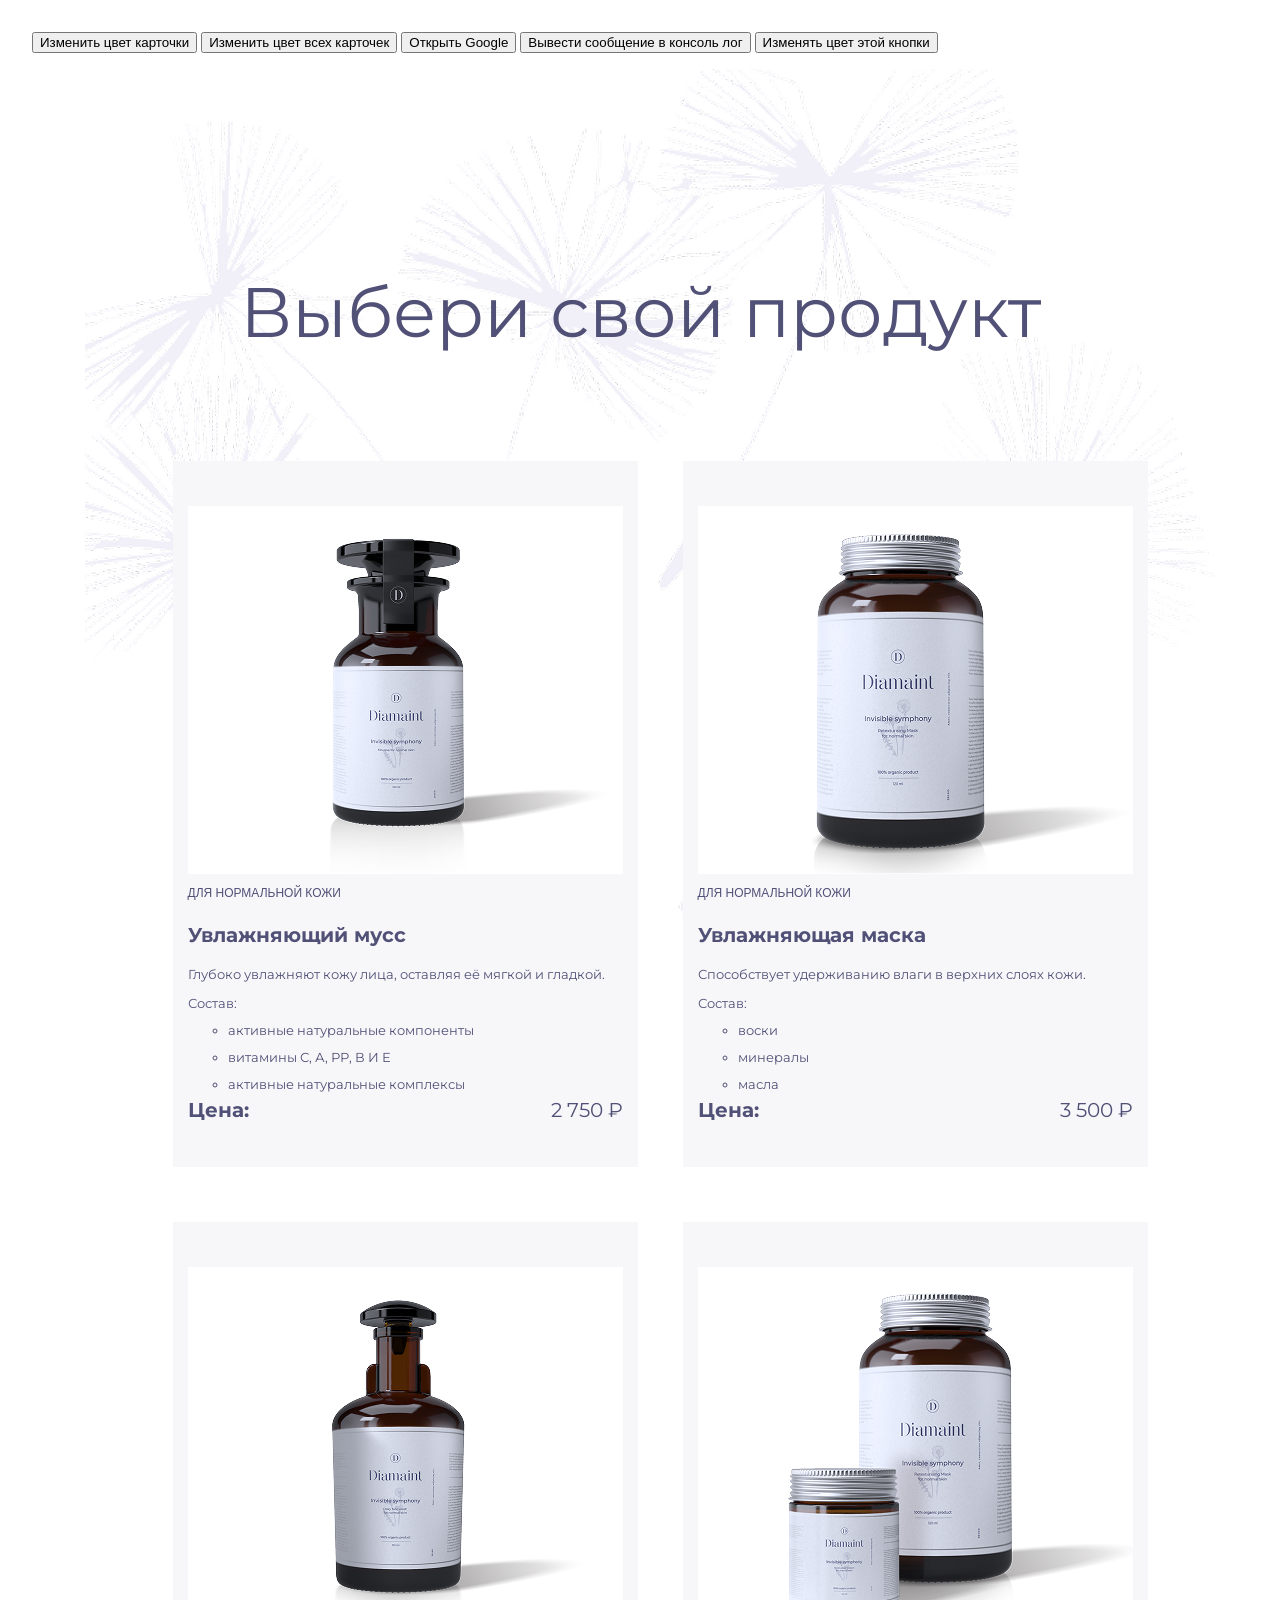
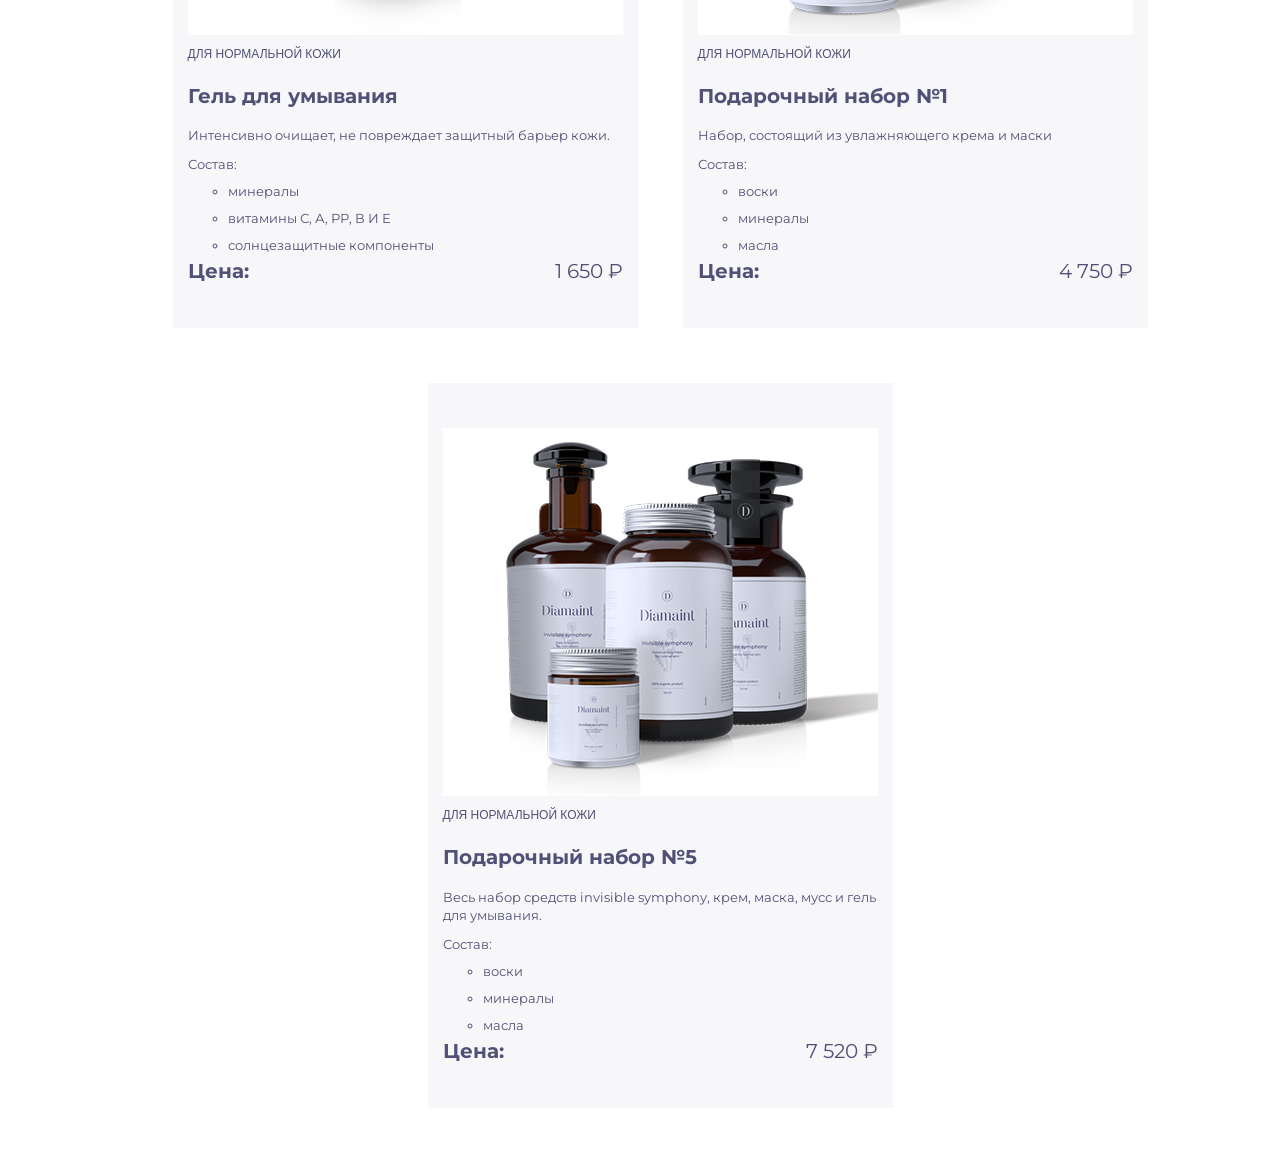
<file: index.html>
<!DOCTYPE html>
<html lang="en">
<head>
  <meta charset="UTF-8">
  <meta name="viewport" content="width=device-width, initial-scale=1.0">
  <title>Document</title>
  <link rel="stylesheet" href="style.css">
  <link rel="preconnect" href="https://fonts.googleapis.com">
  <link rel="preconnect" href="https://fonts.gstatic.com" crossorigin>
  <link href="https://fonts.googleapis.com/css2?family=Montserrat:ital,wght@0,100..900;1,100..900&display=swap" rel="stylesheet">
</head>
<body class="body">

  <button id="change-card-color-button">Изменить цвет карточки</button>
  <button id="change-all-cards-color-button">Изменить цвет всех карточек</button>
  <button id="open-google-button">Открыть Google</button>
  <button id="output-console-log">Вывести сообщение в консоль лог</button>
  <button id="change-this-button-color">Изменять цвет этой кнопки</button>
  <h1 class="title">Выбери свой продукт</h1>
  <img class="background-image" src="img/dandelions_background.jpg" alt="Одуванчики Dandelions"/>
  <ul class="product-name">
    <li class="product-card">
      <img  src="img/moisturizing_mousse.jpg" alt="Moisturizing mousse"/>
      <div class="product-card__category">ДЛЯ НОРМАЛЬНОЙ КОЖИ</div>
      <h2 class="product-card__name-product">Увлажняющий мусс</h2>
      <p class="product-card__description">Глубоко увлажняют кожу лица, оставляя её мягкой и гладкой.</p>
      <span class="compound">Состав:</span>
      <ul class="compound-text">
        <li>активные натуральные компоненты </li>
        <li>витамины С, А, РР, В И Е</li>
        <li>активные натуральные комплексы</li>
      </ul>
      <div class="product-card__price">Цена:
        <span class="product-card__price-value">2 750 &#8381;</span>
      </div>
    </li>

    <li class="product-card">
      <img  src="img/moisturizing_mask.jpg" alt="Moisturizing mask"/>
      <div class="product-card__category">ДЛЯ НОРМАЛЬНОЙ КОЖИ</div>
      <h2 class="product-card__name-product">Увлажняющая маска </h2>
      <p class="product-card__description">Способствует удерживанию влаги в верхних слоях кожи.</p>
      <span class="compound">Состав:</span>
      <ul class="compound-text">
        <li>воски</li>
        <li>минералы</li>
        <li>масла</li>
      </ul>
      <div class="product-card__price">Цена:
        <span class="product-card__price-value">3 500 &#8381;</span>
      </div>
    </li>

    <li class="product-card">
      <img src="img/gel.jpg" alt="Face wash gel"/>
      <div class="product-card__category">ДЛЯ НОРМАЛЬНОЙ КОЖИ</div>
      <h2 class="product-card__name-product">Гель для умывания</h2>
      <p class="product-card__description">Интенсивно очищает, не повреждает защитный барьер кожи.</p>
      <span class="compound">Состав:</span>
      <ul class="compound-text">
        <li>минералы</li>
        <li>витамины С, А, РР, В И Е</li>
        <li>солнцезащитные компоненты</li>
      </ul>
      <div class="product-card__price">Цена:
        <span class="product-card__price-value">1 650 &#8381;</span>
      </div>
    </li>
  
  <li class="product-card">
      <img src="img/gift_set_1.jpg" alt="Gift set 1"/>
      <div class="product-card__category">ДЛЯ НОРМАЛЬНОЙ КОЖИ</div>
      <h2 class="product-card__name-product">Подарочный набор №1</h2>
      <p class="product-card__description">Набор, состоящий из увлажняющего крема и маски</p>
      <span class="compound">Состав:</span>
      <ul class="compound-text">
        <li>воски</li>
        <li>минералы</li>
        <li>масла</li>
      </ul>
      <div class="product-card__price">Цена:
        <span class="product-card__price-value">4 750 &#8381;</span>
      </div>
    </li>

    <li class="product-card">
      <img src="img/gift_set_5.jpg" alt="Face wash gel"/>
      <div class="product-card__category">ДЛЯ НОРМАЛЬНОЙ КОЖИ</div>
      <h2 class="product-card__name-product">Подарочный набор №5</h2>
      <p class="product-card__description">Весь набор средств invisible symphony, крем, маска, мусс и гель для умывания.</p>
      <span class="compound">Состав:</span>
      <ul class="compound-text">
        <li>воски</li>
        <li>минералы</li>
        <li>масла</li>
      </ul>
      <div class="product-card__price">Цена:
        <span class="product-card__price-value">7 520 &#8381;</span>
      </div>
    </li>
  
  </ul>
  <script src="main.js"></script>
</body>
</html>
</file>
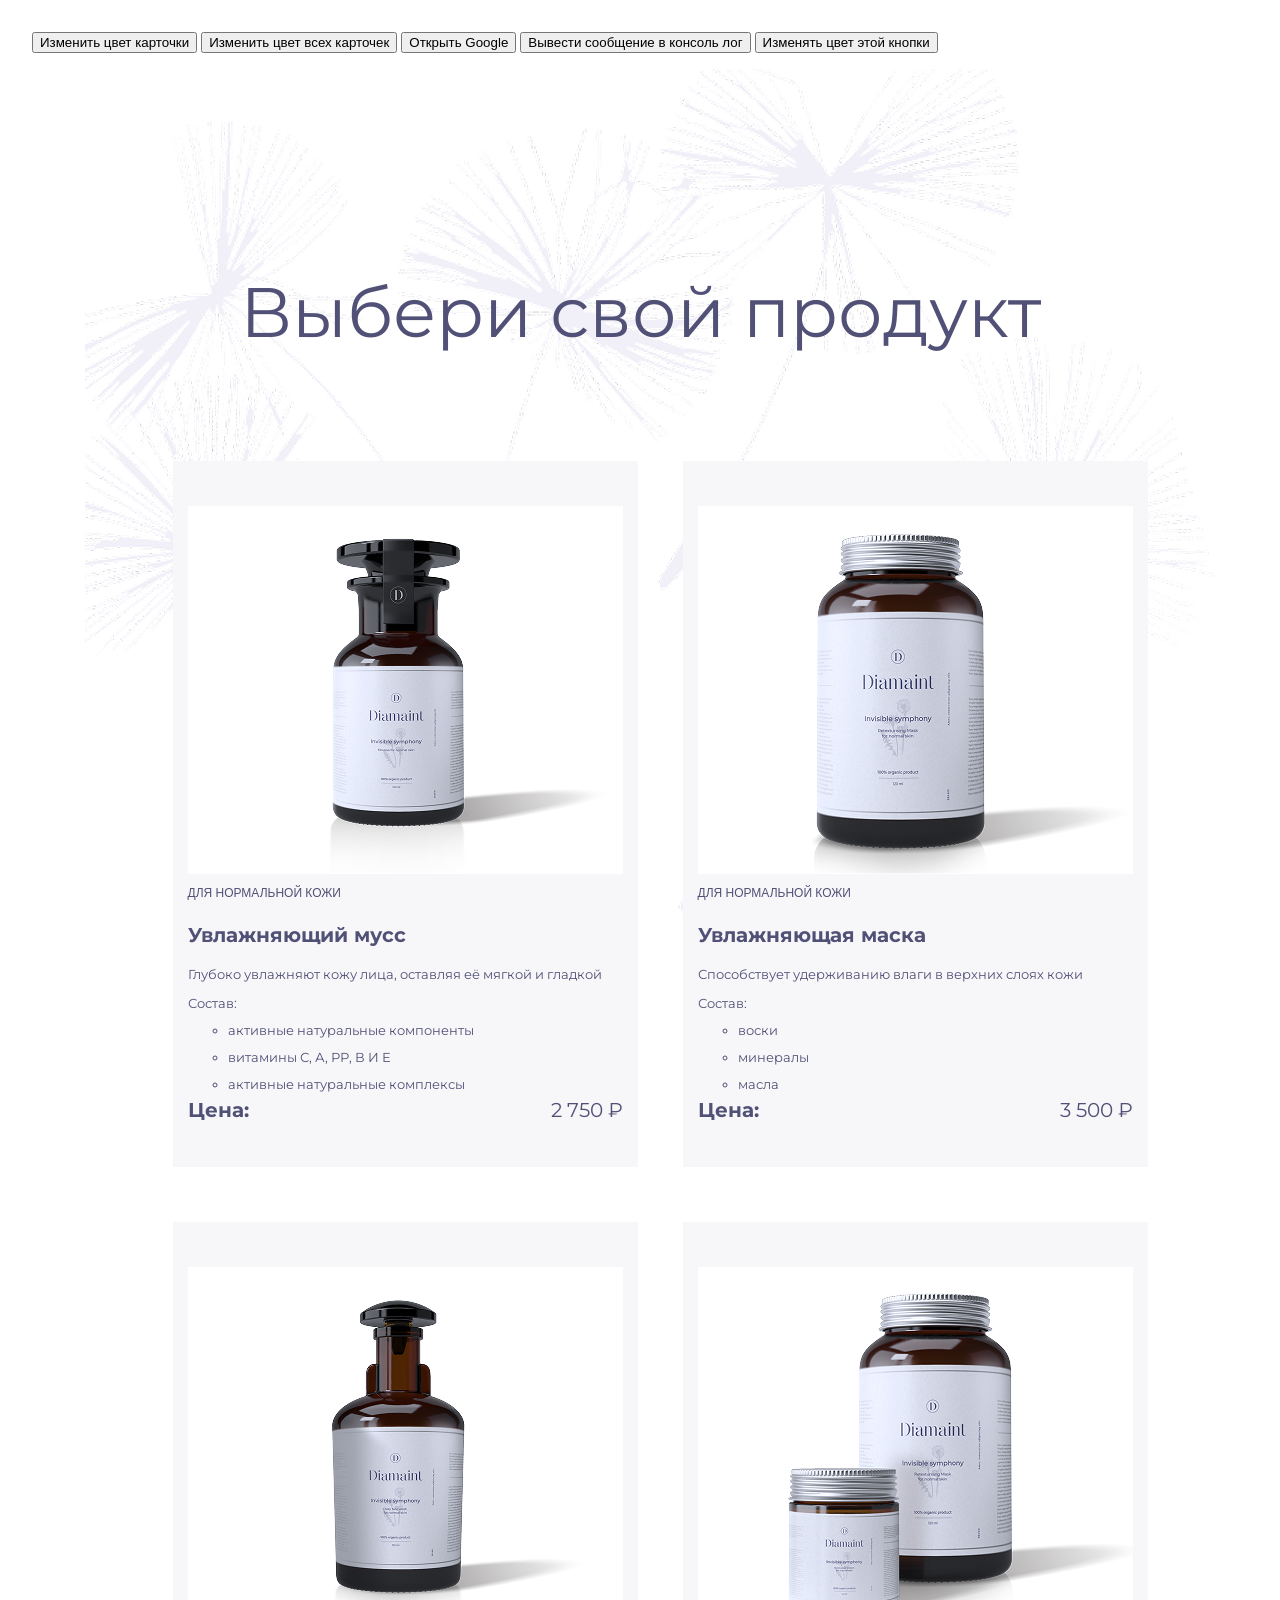
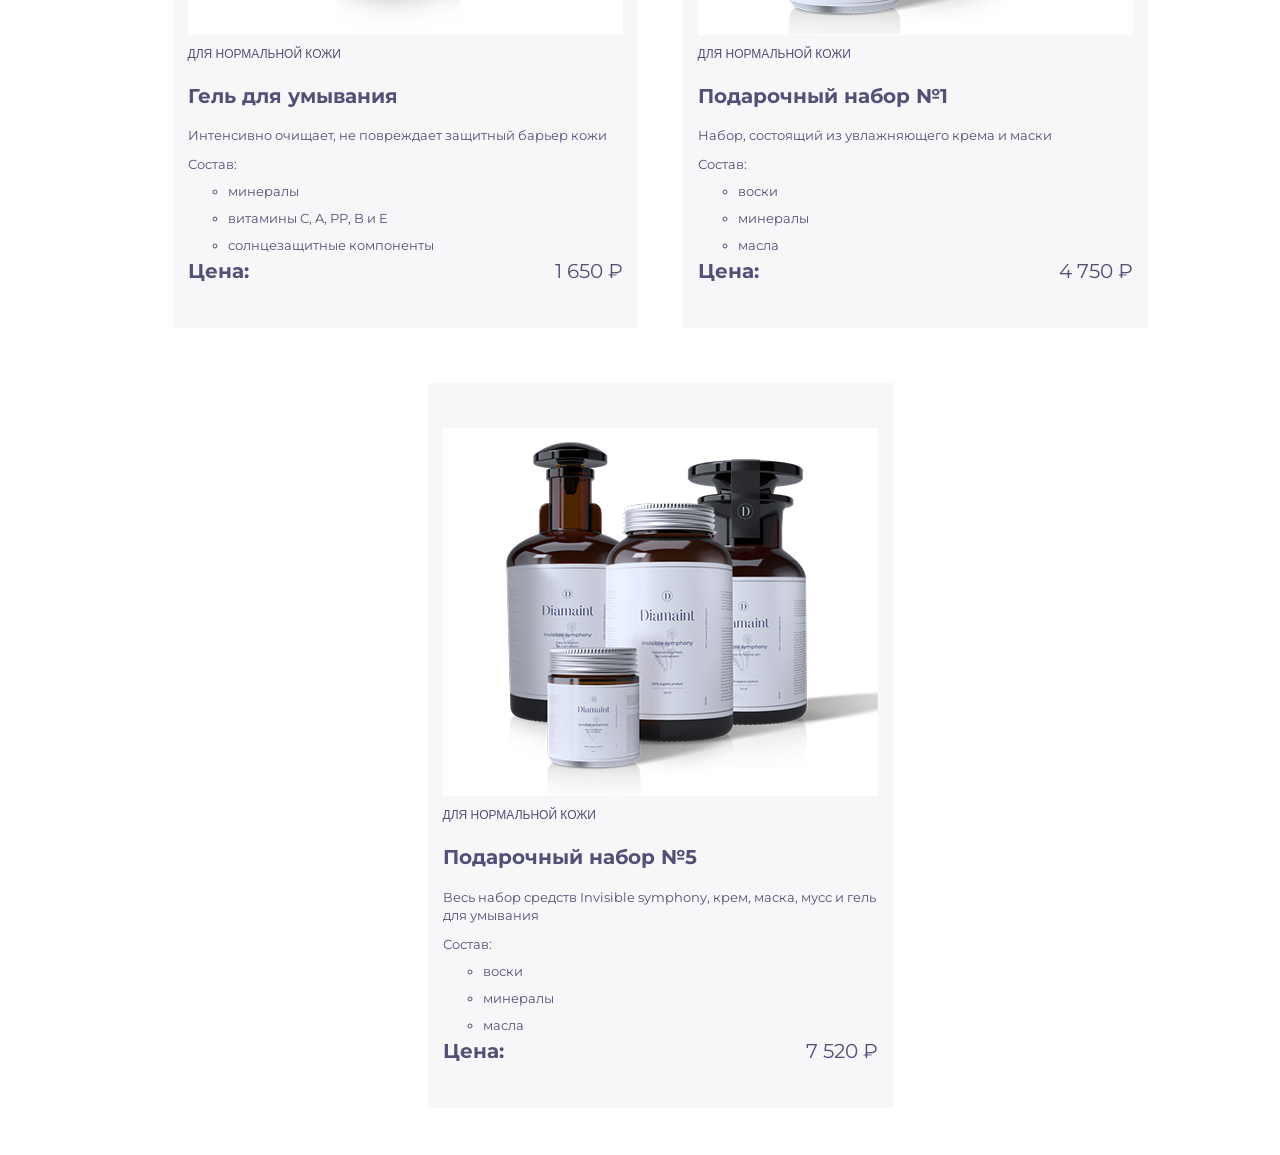
<file: homework-10.html>
<!DOCTYPE html>
<html lang="en">
<head>
  <meta charset="UTF-8">
  <meta name="viewport" content="width=device-width, initial-scale=1.0">
  <title>Document</title>
  <link rel="stylesheet" href="style.css">
  <link rel="preconnect" href="https://fonts.googleapis.com">
  <link rel="preconnect" href="https://fonts.gstatic.com" crossorigin>
  <link href="https://fonts.googleapis.com/css2?family=Montserrat:ital,wght@0,100..900;1,100..900&display=swap" rel="stylesheet">
</head>
<body class="body">

  <button id="change-card-color-button">Изменить цвет карточки</button>
  <button id="change-all-cards-color-button">Изменить цвет всех карточек</button>
  <button id="open-google-button">Открыть Google</button>
  <button id="output-console-log">Вывести сообщение в консоль лог</button>
  <button id="change-this-button-color">Изменять цвет этой кнопки</button>

  <h1 class="title">Выбери свой продукт</h1>
  <img class="background-image" src="img/dandelions_background.jpg" alt="Одуванчики Dandelions"/>

  <template id="product-card-template">
    <li class="product-card">
      <img  src="" alt="" />
      <div class="product-card__category"></div>
      <h2 class="product-card__name-product"></h2>
      <p class="product-card__description"></p>
      <span class="compound">Состав:</span>
      <ul class="compound-text"></ul>
      <div class="product-card__price">Цена:
        <span class="product-card__price-value"></span>
      </div>
    </li>
  </template>

  <ul id="products-list" class="product-name"></ul>
  <script src="main.js"></script>
  <script type="module" src="homework-10.js"></script>
</body>
</html>
</file>
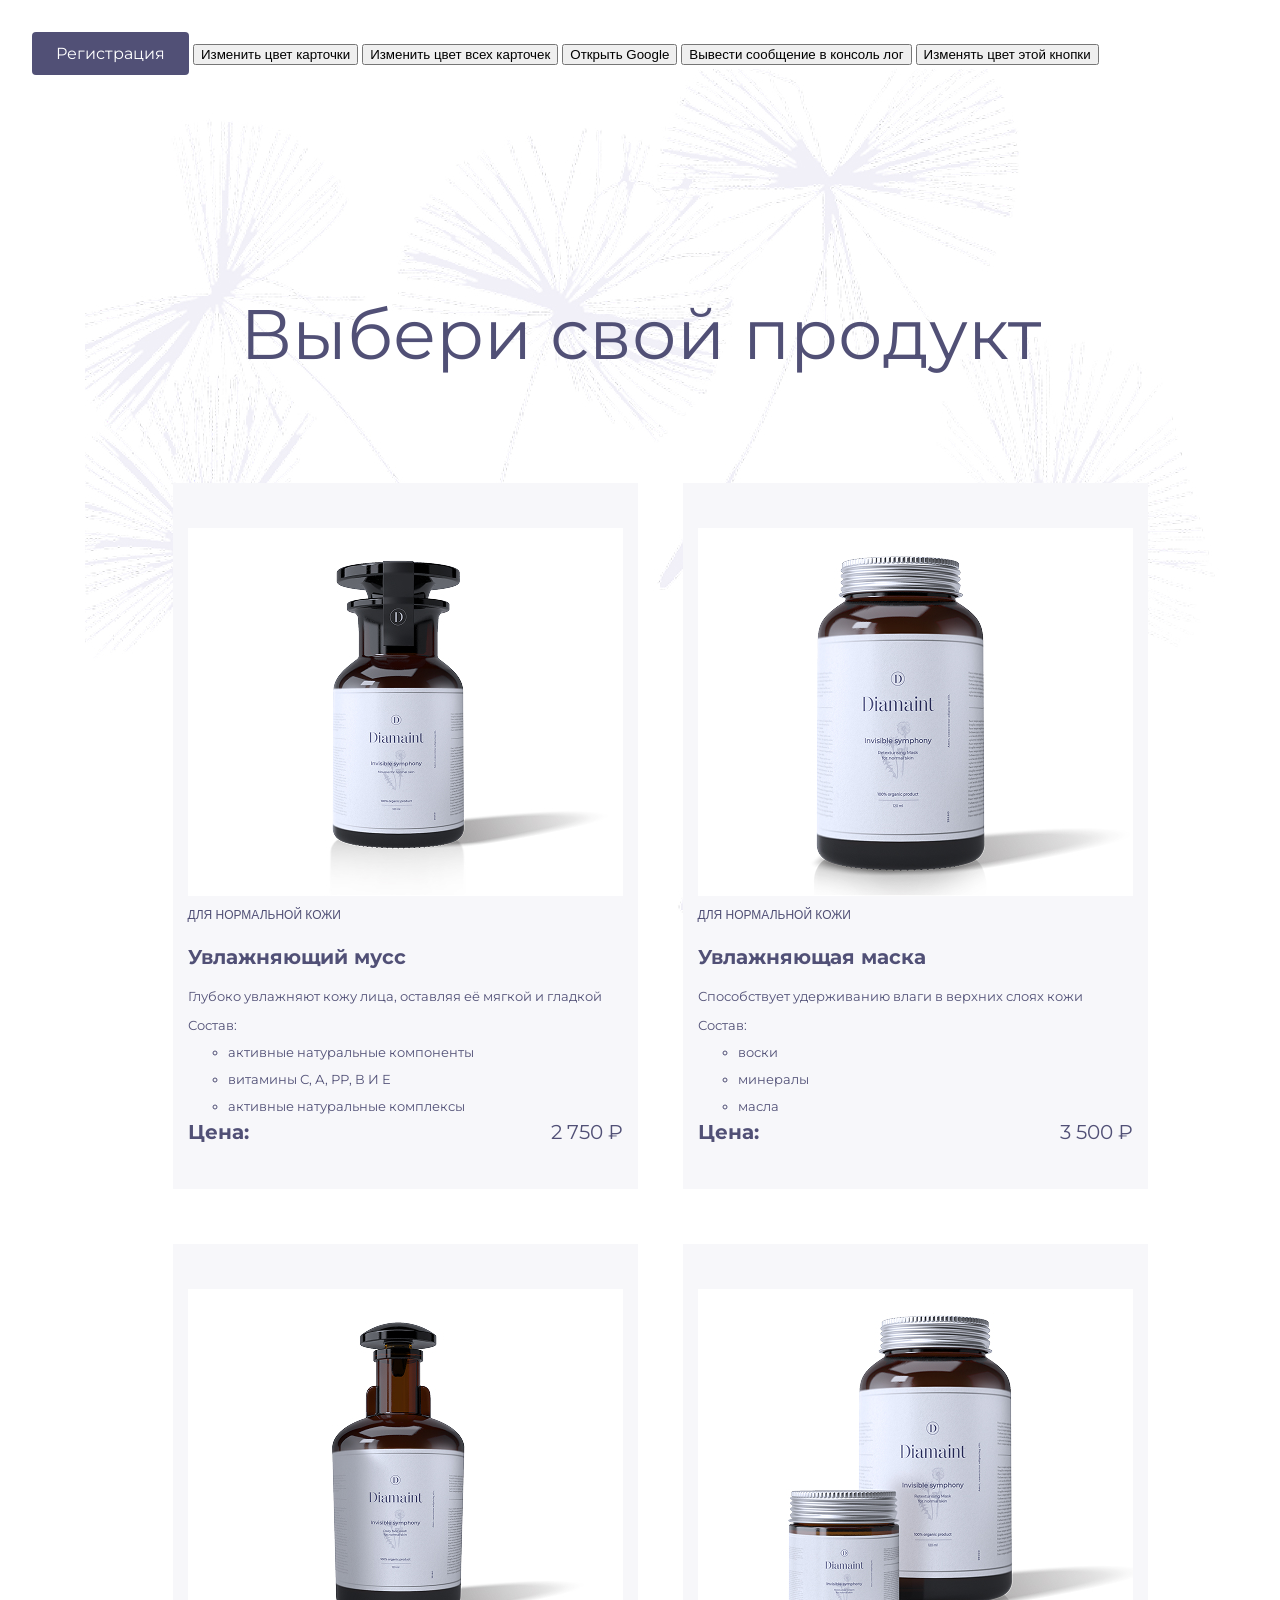
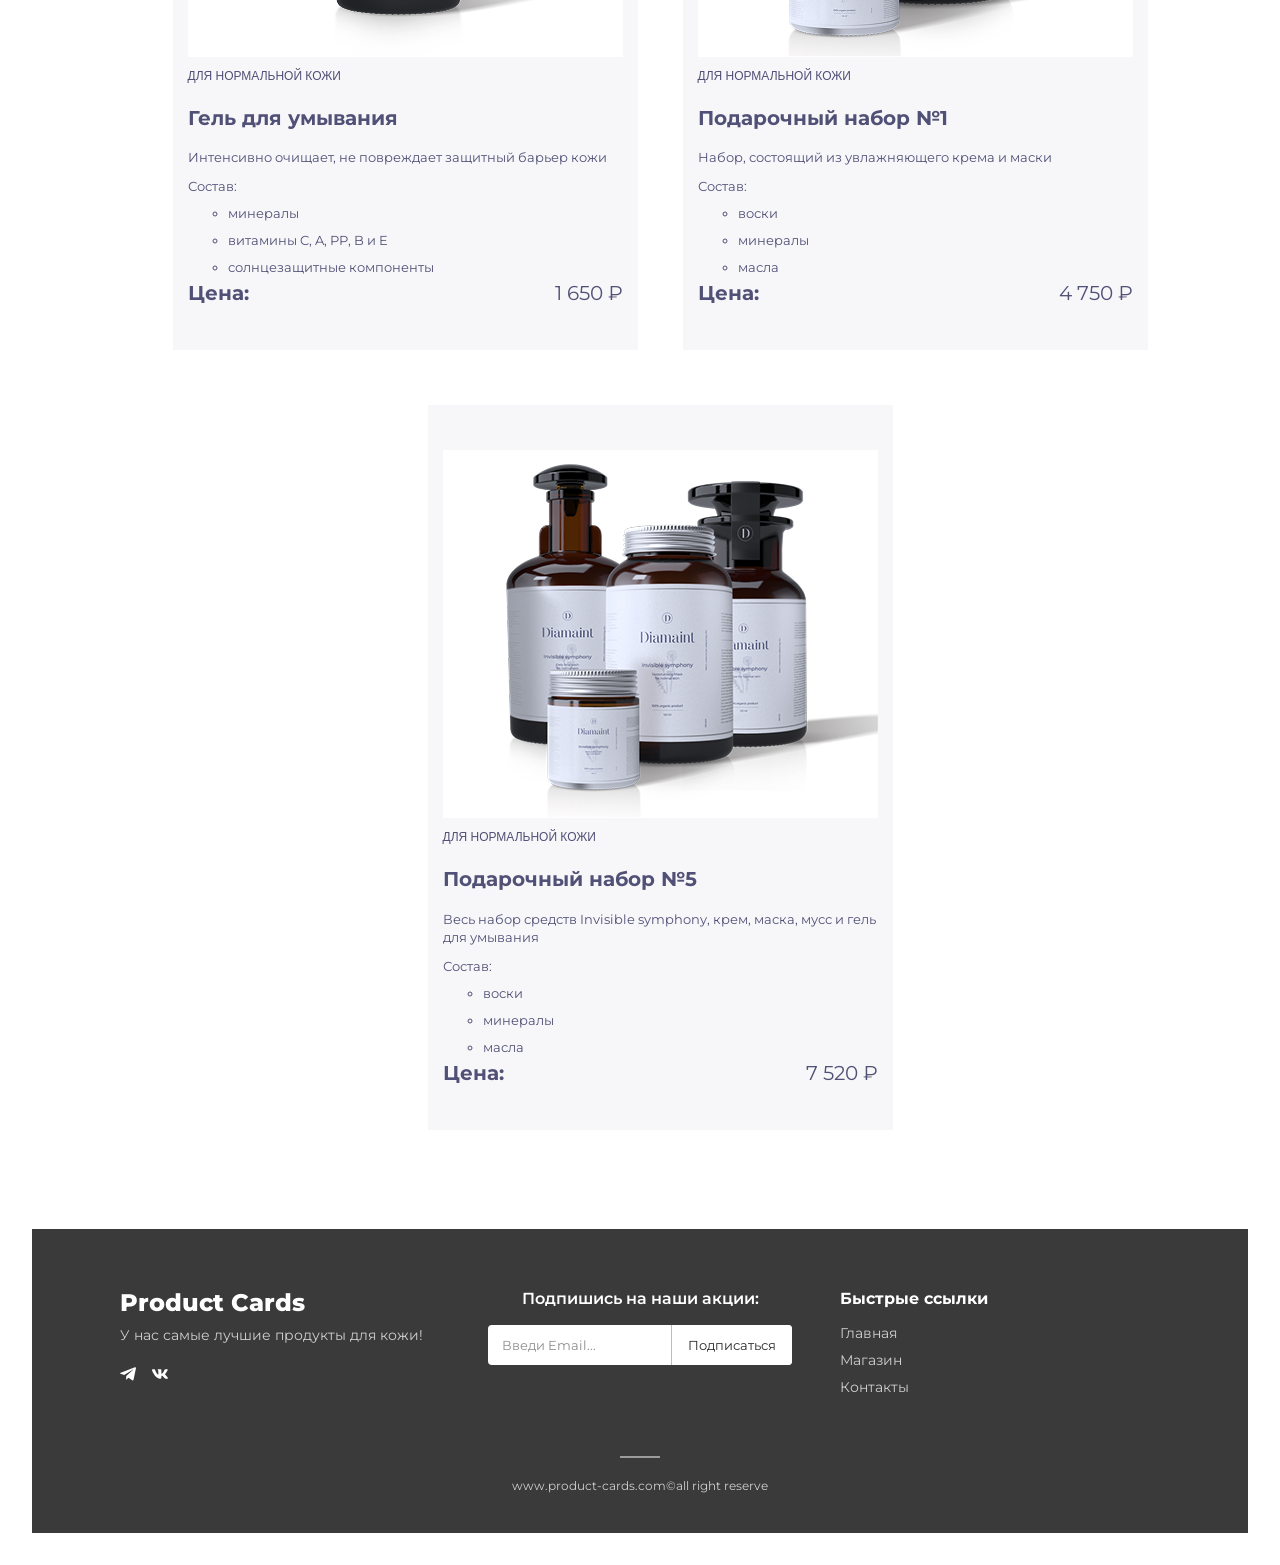
<file: homework-11.html>
<!DOCTYPE html>
<html lang="en">
<head>
  <meta charset="UTF-8">
  <meta name="viewport" content="width=device-width, initial-scale=1.0">
  <title>Document</title>
  <link rel="stylesheet" href="style.css">
  <link rel="preconnect" href="https://fonts.googleapis.com">
  <link rel="preconnect" href="https://fonts.gstatic.com" crossorigin>
  <link href="https://fonts.googleapis.com/css2?family=Montserrat:ital,wght@0,100..900;1,100..900&display=swap" rel="stylesheet">
</head>
<body id="top" class="body">

  <button id="registration-button" class="registration-button" type="button">Регистрация</button>
  <button id="change-card-color-button">Изменить цвет карточки</button>
  <button id="change-all-cards-color-button">Изменить цвет всех карточек</button>
  <button id="open-google-button">Открыть Google</button>
  <button id="output-console-log">Вывести сообщение в консоль лог</button>
  <button id="change-this-button-color">Изменять цвет этой кнопки</button>

  <h1 class="title">Выбери свой продукт</h1>
  <img class="background-image" src="img/dandelions_background.jpg" alt="Одуванчики Dandelions"/>

  <template id="product-card-template">
    <li class="product-card">
      <img  src="" alt="" />
      <div class="product-card__category"></div>
      <h2 class="product-card__name-product"></h2>
      <p class="product-card__description"></p>
      <span class="compound">Состав:</span>
      <ul class="compound-text"></ul>
      <div class="product-card__price">Цена:
        <span class="product-card__price-value"></span>
      </div>
    </li>
  </template>

  <ul id="products-list" class="product-name"></ul>

<div class="overlay" id="registration-overlay"></div>

  <div
    class="modal" id="modal"
    id="registration-modal"
    role="dialog"
    aria-modal="true"
    aria-labelledby="registration-title"
  >
    <div class="modal__content">
      <button id="modal-close-button"
        class="modal__close"
        id="modal-close-button"
        type="button"
        aria-label="Закрыть окно"
      >
        &times;
      </button>

      <h2 class="modal__title" id="registration-title">Регистрация</h2>

      <form class="registration-form" id="registration-form">
        <div class="registration-form__field">
          <label for="first-name">Имя</label>
          <input
            id="first-name"
            name="firstName"
            type="text"
            placeholder="Введите имя"
            autocomplete="given-name"
            minlength="2"
            required
          >
        </div>

        <div class="registration-form__field">
          <label for="last-name">Фамилия</label>
          <input
            id="last-name"
            name="lastName"
            type="text"
            placeholder="Введите фамилию"
            autocomplete="family-name"
            minlength="2"
            required
          >
        </div>

        <div class="registration-form__field">
          <label for="birth-date">Дата рождения</label>
          <input
            id="birth-date"
            name="birthDate"
            type="date"
            autocomplete="bday"
            required
          >
        </div>

        <div class="registration-form__field">
          <label for="login">Логин</label>
          <input
            id="login"
            name="login"
            type="text"
            placeholder="Придумайте логин"
            autocomplete="username"
            minlength="3"
            pattern="[A-Za-zА-Яа-яЁё0-9_-]{3,}"
            title="Используйте минимум 3 буквы, цифры, дефис или нижнее подчёркивание"
            required
          >
        </div>

        <div class="registration-form__field">
          <label for="password">Пароль</label>
          <input
            id="password"
            name="password"
            type="password"
            placeholder="Введите пароль"
            autocomplete="new-password"
            minlength="6"
            required
          >
        </div>

        <div class="registration-form__field">
          <label for="confirm-password">Повторите пароль</label>
          <input
            id="confirm-password"
            name="confirmPassword"
            type="password"
            placeholder="Повторите пароль"
            autocomplete="new-password"
            minlength="6"
            required
          >
        </div>

        <p class="registration-form__message" id="registration-message" role="alert"></p>

        <button class="registration-form__submit" type="submit">
          Зарегистрироваться
        </button>
      </form>
    </div>
  </div>

<footer class="site-footer">
  <div class="container">
    <div class="footer__left">
      <h2 class="footer__brand">Product Cards</h2>
      <p class="footer__tagline">У нас самые лучшие продукты для кожи!</p>

      <div class="footer__socials">
        <a href="#" aria-label="Telegram" class="footer__social-link">
          <img src="img/svg/telegram.svg" alt="" width="24" height="24">
        </a>
        <a href="#" aria-label="VK" class="footer__social-link">
          <img src="img/svg/vk.svg" alt="" width="24" height="24">
        </a>
      </div>
    </div>

    <div class="footer__center">
      <p class="footer__subscribe-title">Подпишись на наши акции:</p>
      <form class="footer__subscribe-form" id="subscribe-form" action="#" method="post">
        <label class="visually-hidden" for="footer-email">Электронная почта</label>
        <input id="footer-email" name="email" type="email" class="footer__input" placeholder="Введи Email..." autocomplete="email" required>
        <button type="submit" class="footer__btn">Подписаться</button>
      </form>
    </div>

    <div class="footer__right">
      <h3 class="footer__section-title">Быстрые ссылки</h3>
      <nav class="footer__nav" aria-label="Быстрые ссылки">
        <ul class="footer__list">
          <li class="footer__item"><a href="#top" class="footer__link">Главная</a></li>
          <li class="footer__item"><a href="#products-list" class="footer__link">Магазин</a></li>
          <li class="footer__item"><a href="#footer-contacts" class="footer__link">Контакты</a></li>
        </ul>
      </nav>
    </div>
  </div>

  <div id="footer-contacts" class="site-footer__bottom">
    <div class="container">
      <div class="footer__divider" aria-hidden="true"></div>
      <p class="footer__copyright">www.product-cards.com&copy;all right reserve</p>
    </div>
  </div>
</footer>

  <script type="module" src="main.js"></script>
</body>
</html>
</file>
<file: style.css>
* {
  box-sizing: border-box;
}


body {
  padding: 24px;
  font-family: "Montserrat-Regular", "Montserrat", sans-serif;
  color:#515076
}


.product-name {
  display: flex;
  flex-wrap: wrap;
  gap: 45px;
  justify-content: center;
  list-style-type: none;
  font-size: 20px;
  line-height: 27px;
  text-align: left;
  margin-bottom: 5px;
}

.product-card {
  width: 465px;
  margin-bottom: 10px;
  padding: 45px 15px;
  background-color: #F7F7FA;
}

.product-card__name-product {
  font-weight: 700;
  font-style: Bold;
  font-size: 20px;
}



.title {
  margin-top: 220px;
  margin-bottom: 110px;
  font-size: 70px;
  font-weight: 400;
  line-height: 78px;
  text-align: center;
  color: #515076;
  }

.image {
  margin: 25px;
}

.background-image {
  position: absolute;
  z-index: -1;
  top: 0;
  left: 85px;
}

.product-card__category {
  list-style-type: none;
  text-align: left;
  text-transform: uppercase;
  font-family: "Montserrat-Regular", sans-serif;
  font-size: 12px;
  line-height: 24px;
  font-weight: 400; 
}

.product-card__description {
  font-size: 13px;
  line-height: 18px;
  margin-bottom: 5px;
}

.compound {
  font-weight: 400;
  font-size: 13px;
}

.compound-text {
font-weight: 400;
font-size: 13px;

}

.product-card__price {
  font-size: 20px;
  font-weight: 700;
  line-height: 24px;
  display: flex;
  justify-content: space-between;
  align-items: center;
}

.product-card__price-value {
  font-size: 20px;
  font-weight: normal;
}

.this-button-color {
  background-color: #515076;
}

.registration-button {
  padding: 12px 24px;
  border: 0;
  border-radius: 4px;
  color: #ffffff;
  background-color: #515076;
  font: inherit;
  font-size: 16px;
  cursor: pointer;
  transition: background-color 160ms ease;
}

.registration-button:hover,
.registration-button:focus-visible {
  background-color: #3d3c5f;
}

/* Затемнение всей страницы. Скрыто до открытия модального окна. */
.overlay {
  display: none;
  position: fixed;
  z-index: 1000;
  inset: 0;
  background-color: rgba(0, 0, 0, 0.6);
}

.overlay-showed {
  display: block;
}

/* Модальное окно скрыто по умолчанию. */
.modal {
  display: none;
  position: fixed;
  z-index: 1001;
  top: 50%;
  left: 50%;
  width: min(460px, calc(100% - 32px));
  max-height: calc(100vh - 32px);
  overflow-y: auto;
  padding: 32px;
  border-radius: 8px;
  background-color: #ffffff;
  color: #515076;
  box-shadow: 0 16px 45px rgba(0, 0, 0, 0.3);
  transform: translate(-50%, -50%);
}

/* Этот класс добавляется JavaScript при нажатии на «Регистрация». */
.modal-showed {
  display: block;
}

.modal__content {
  position: relative;
}

.modal__close {
  position: absolute;
  top: -20px;
  right: -20px;
  display: flex;
  align-items: center;
  justify-content: center;
  width: 32px;
  height: 32px;
  padding: 0;
  border: 0;
  border-radius: 50%;
  color: #515076;
  background-color: #ffffff;
  font-size: 26px;
  font-weight: 400;
  line-height: 1;
  cursor: pointer;
  box-shadow: 0 3px 12px rgba(0, 0, 0, 0.18);
}

.modal__close:hover,
.modal__close:focus-visible {
  color: #ffffff;
  background-color: #515076;
}

.modal__title {
  margin: 0 0 24px;
  color: #515076;
  font-family: "Montserrat", sans-serif;
  font-size: 28px;
  font-weight: 700;
  line-height: 1.2;
  text-align: center;
}

.registration-form {
  display: grid;
  gap: 16px;
}

.registration-form__field {
  display: grid;
  gap: 6px;
}

.registration-form__field label {
  color: #515076;
  font-size: 14px;
  font-weight: 600;
  line-height: 1.2;
}

.registration-form__field input {
  width: 100%;
  min-height: 42px;
  padding: 0 12px;
  border: 1px solid #c9c8d6;
  border-radius: 4px;
  outline: 0;
  color: #30303b;
  background-color: #ffffff;
  font: inherit;
  font-size: 14px;
}

.registration-form__field input::placeholder {
  color: #9a99a7;
}

.registration-form__field input:focus {
  border-color: #515076;
  box-shadow: 0 0 0 3px rgba(81, 80, 118, 0.18);
}

.registration-form__field input:user-invalid {
  border-color: #b42318;
}

.registration-form__message {
  min-height: 20px;
  margin: 0;
  color: #b42318;
  font-size: 13px;
  line-height: 1.4;
  text-align: center;
}

.registration-form__message:empty {
  min-height: 0;
}

.registration-form__submit {
  width: 100%;
  min-height: 44px;
  padding: 10px 16px;
  border: 0;
  border-radius: 4px;
  color: #ffffff;
  background-color: #515076;
  font: inherit;
  font-size: 15px;
  font-weight: 600;
  cursor: pointer;
  transition: background-color 160ms ease;
}

.registration-form__submit:hover,
.registration-form__submit:focus-visible {
  background-color: #3d3c5f;
}

body.modal-open {
  overflow: hidden;
}

@media (max-width: 520px) {
  .modal {
    width: calc(100% - 24px);
    padding: 24px;
  }

  .modal__close {
    top: -14px;
    right: -14px;
  }

  .modal__title {
    margin-bottom: 20px;
    font-size: 24px;
  }

  .registration-form {
    gap: 13px;
  }
}


.site-footer {
  display: block;
  clear: both;
  width: 100%;
  margin-top: clamp(48px, 7vw, 96px);
  padding: clamp(48px, 5vw, 60px) 0 clamp(30px, 3.3vw, 40px);
  background-color: #3a3a3a;
  color: #ffffff;
  font-family: "Montserrat", sans-serif;
}

.site-footer,
.site-footer *,
.site-footer *::before,
.site-footer *::after {
  box-sizing: border-box;
}

.site-footer .container {
  width: 100%;
  max-width: 1200px;
  margin-right: auto;
  margin-left: auto;
  padding-right: clamp(32px, 6.25vw, 80px);
  padding-left: clamp(32px, 6.25vw, 80px);
}

.site-footer > .container {
  display: flex;
  align-items: flex-start;
  justify-content: space-between;
  gap: 40px;
  margin-bottom: clamp(48px, 5vw, 60px);
}

.footer__left,
.footer__center,
.footer__right {
  min-width: 0;
  flex: 1 1 0;
}

.footer__brand,
.footer__tagline,
.footer__subscribe-title,
.footer__section-title,
.footer__list,
.footer__copyright {
  margin: 0;
}

.footer__brand {
  color: #ffffff;
  font-size: clamp(20px, 2vw, 24px);
  font-weight: 800;
  line-height: 1.2;
}

.footer__tagline {
  margin-top: 8px;
  margin-bottom: 20px;
  color: #cfcfcf;
  font-size: clamp(12px, 1.15vw, 14px);
  font-weight: 400;
  line-height: 1.4;
}

.footer__socials {
  display: flex;
  align-items: center;
  gap: 16px;
}

.footer__social-link {
  display: inline-flex;
  align-items: center;
  color: #ffffff;
  font-size: clamp(12px, 1.15vw, 14px);
  font-weight: 400;
  line-height: 1;
  text-decoration: none;
  transition: opacity 160ms ease, transform 160ms ease;
}

.footer__social-link:hover,
.footer__social-link:focus-visible {
  opacity: 0.72;
  transform: translateY(-1px);
}

.footer__social-link img {
  display: block;
  width: 16px;
  height: 16px;
  fill: currentColor;
}

.footer__center {
  text-align: center;
}

.footer__subscribe-title {
  color: #ffffff;
  font-size: clamp(14px, 1.3vw, 16px);
  font-weight: 600;
  line-height: 1.25;
}

.footer__subscribe-form {
  display: flex;
  width: min(100%, 304px);
  height: 40px;
  margin: 16px auto 0;
  overflow: hidden;
  border-radius: 4px;
  background-color: #ffffff;
}

.footer__input {
  min-width: 0;
  flex: 1 1 auto;
  padding: 0 14px;
  border: 0;
  outline: 0;
  color: #292929;
  background-color: transparent;
  font: inherit;
  font-size: clamp(11px, 1.05vw, 13px);
  line-height: 1;
}

.footer__input::placeholder {
  color: #8e8e8e;
  opacity: 1;
}

.footer__input:focus-visible {
  box-shadow: inset 0 0 0 2px #7b7b7b;
}

.footer__btn {
  flex: 0 0 auto;
  padding: 0 16px;
  border: 0;
  border-left: 1px solid #bdbdbd;
  color: #292929;
  background-color: #ffffff;
  font: inherit;
  font-size: clamp(11px, 1.05vw, 13px);
  line-height: 1;
  cursor: pointer;
  transition: background-color 160ms ease;
}

.footer__btn:hover,
.footer__btn:focus-visible {
  background-color: #eeeeee;
}

.footer__right {
  text-align: left;
}

.footer__section-title {
  color: #ffffff;
  font-size: clamp(14px, 1.3vw, 16px);
  font-weight: 700;
  line-height: 1.25;
}

.footer__nav {
  margin-top: 16px;
}

.footer__list {
  display: flex;
  flex-direction: column;
  align-items: flex-start;
  gap: 10px;
  padding: 0;
  list-style: none;
}

.footer__item {
  margin: 0;
  line-height: 1;
}

.footer__link {
  display: inline-block;
  color: #cfcfcf;
  font-size: clamp(12px, 1.15vw, 14px);
  font-weight: 400;
  line-height: 1.2;
  text-decoration: none;
  transition: color 160ms ease;
}

.footer__link:hover,
.footer__link:focus-visible {
  color: #ffffff;
}

.site-footer__bottom .container {
  display: flex;
  align-items: center;
  flex-direction: column;
}

.footer__divider {
  width: 40px;
  height: 2px;
  background-color: #9c9c9c;
}

.footer__copyright {
  margin-top: 20px;
  color: #cfcfcf;
  font-size: clamp(10px, 1vw, 12px);
  font-weight: 400;
  line-height: 1.3;
  text-align: center;
}

.visually-hidden {
  position: absolute;
  width: 1px;
  height: 1px;
  padding: 0;
  margin: -1px;
  overflow: hidden;
  clip: rect(0, 0, 0, 0);
  white-space: nowrap;
  border: 0;
}

@media (max-width: 960px) {
  .site-footer > .container {
    flex-direction: column;
    align-items: center;
    row-gap: 40px;
    text-align: center;
  }

  .footer__left,
  .footer__center,
  .footer__right {
    width: 100%;
    max-width: 460px;
  }

  .footer__tagline {
    margin-right: auto;
    margin-left: auto;
  }

  .footer__socials {
    justify-content: center;
  }

  .footer__right {
    text-align: center;
  }

  .footer__list {
    align-items: center;
  }
}

@media (max-width: 520px) {
  .site-footer {
    padding-top: 40px;
    padding-bottom: 28px;
  }

  .site-footer .container {
    padding-right: 24px;
    padding-left: 24px;
  }

  .site-footer > .container {
    row-gap: 32px;
    margin-bottom: 40px;
  }

  .footer__subscribe-form {
    width: min(100%, 304px);
    height: 40px;
  }
}

@media (max-width: 360px) {
  .site-footer .container {
    padding-right: 16px;
    padding-left: 16px;
  }

  .footer__subscribe-form {
    height: 38px;
  }

  .footer__input,
  .footer__btn {
    font-size: 10px;
  }
}
</file>
